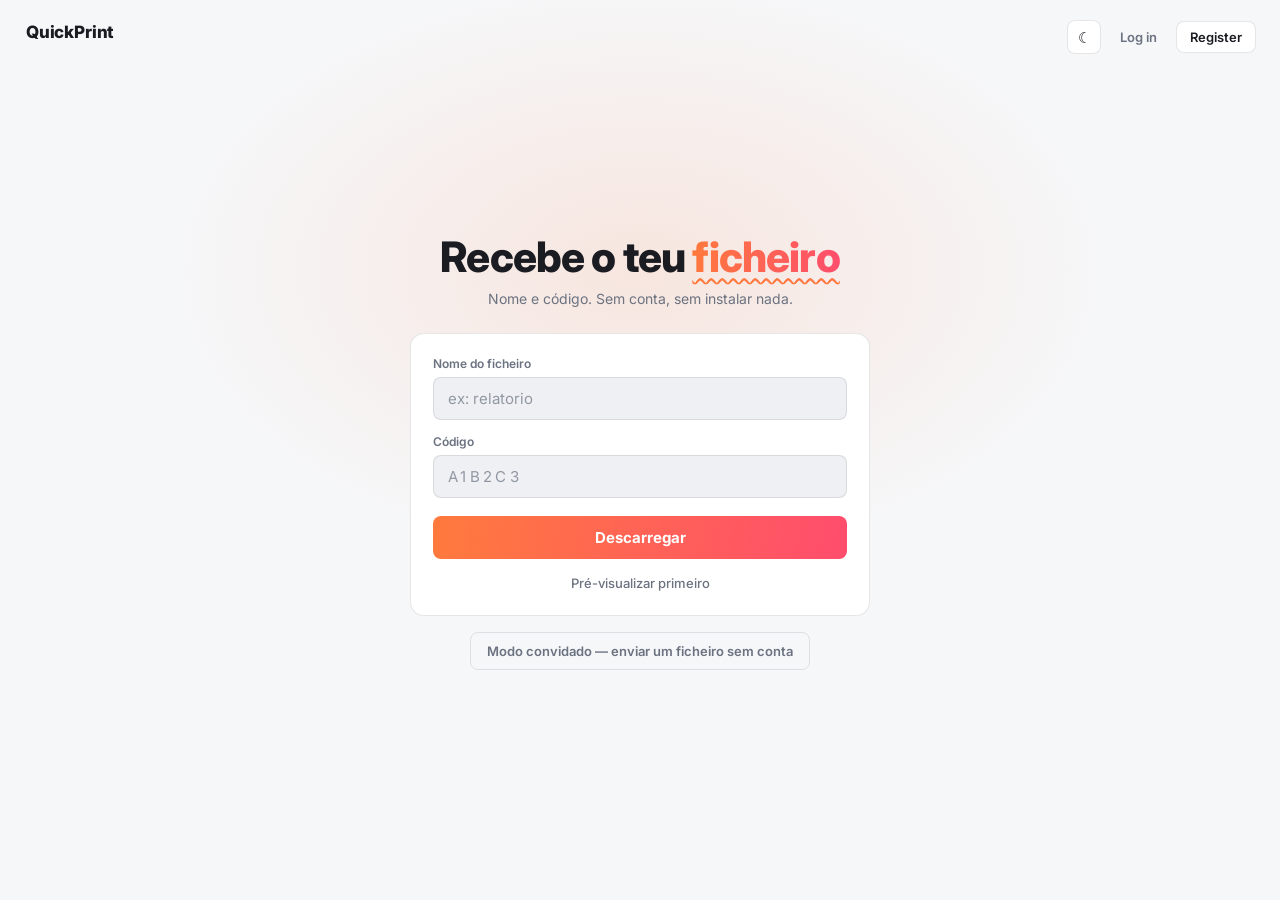
<file: src/main/resources/static/index.html>
<!DOCTYPE html>
<html lang="pt">
<head>
  <meta charset="UTF-8">
  <meta name="viewport" content="width=device-width, initial-scale=1.0">
  <title>QuickPrint — Receber ficheiro</title>
  <link rel="preconnect" href="https://fonts.googleapis.com">
  <link rel="preconnect" href="https://fonts.gstatic.com" crossorigin>
  <link href="https://fonts.googleapis.com/css2?family=Inter:wght@400;500;600;700;800&display=swap" rel="stylesheet">
  <link rel="stylesheet" href="css/styles.css">
  <script src="js/theme.js"></script>
</head>
<body class="receive-page">

  <span class="rp-wordmark">QuickPrint</span>
  <nav class="rp-nav">
    <button type="button" class="rp-theme-toggle" data-theme-toggle></button>
    <a href="login.html">Log in</a>
    <a class="rp-register" href="signup.html">Register</a>
  </nav>

  <main class="rp-hero">
    <h1 class="rp-title">Recebe o teu <span class="rp-accent">ficheiro</span></h1>
    <p class="rp-lead">Nome e código. Sem conta, sem instalar nada.</p>

    <form id="receive-form" class="rp-card" novalidate>
      <div class="rp-fields">
        <label class="rp-field rp-field--name">
          <span class="rp-field-label">Nome do ficheiro</span>
          <input id="nickname" type="text" autocomplete="off" spellcheck="false"
                 placeholder="ex: relatorio" required>
        </label>

        <label class="rp-field rp-field--code">
          <span class="rp-field-label">Código</span>
          <input id="code" type="text" autocomplete="off" spellcheck="false"
                 maxlength="6" class="rp-code" placeholder="A1B2C3" required>
        </label>
      </div>

      <p id="receive-error" class="rp-error" hidden></p>

      <button id="download-btn" class="rp-btn" type="submit">Descarregar</button>
      <button id="preview-btn" class="rp-ghost" type="button">Pré-visualizar primeiro</button>
    </form>

    <button id="guest-toggle" class="rp-guest-toggle" type="button">
      Modo convidado — enviar um ficheiro sem conta
    </button>

    <section id="guest-panel" class="rp-card rp-guest" hidden>
      <p class="rp-guest-hint">Envia uma imagem ou PDF. Uso único · expira em 24h.</p>

      <input id="guest-file" type="file" accept="image/*,.pdf" hidden>
      <button id="guest-pick" class="rp-btn" type="button">Escolher ficheiro</button>
      <p id="guest-filename" class="rp-guest-filename" hidden></p>
      <button id="guest-send" class="rp-btn" type="button" hidden>Enviar</button>

      <p id="guest-error" class="rp-error" hidden></p>

      <div id="guest-result" hidden>
        <p class="rp-guest-hint">Entrega estes dois dados a quem vai receber:</p>
        <div class="rp-guest-row">
          <span class="rp-guest-label">Nome</span>
          <code id="guest-nickname" class="rp-guest-value"></code>
          <button class="rp-copy" type="button" data-copy="guest-nickname">Copiar</button>
        </div>
        <div class="rp-guest-row">
          <span class="rp-guest-label">Código</span>
          <code id="guest-code" class="rp-guest-value"></code>
          <button class="rp-copy" type="button" data-copy="guest-code">Copiar</button>
        </div>
      </div>

      <button id="guest-back" class="rp-ghost" type="button">← Voltar a receber</button>
    </section>
  </main>

  <script src="js/guest.js"></script>
  <script src="js/receive.js"></script>
</body>
</html>
</file>
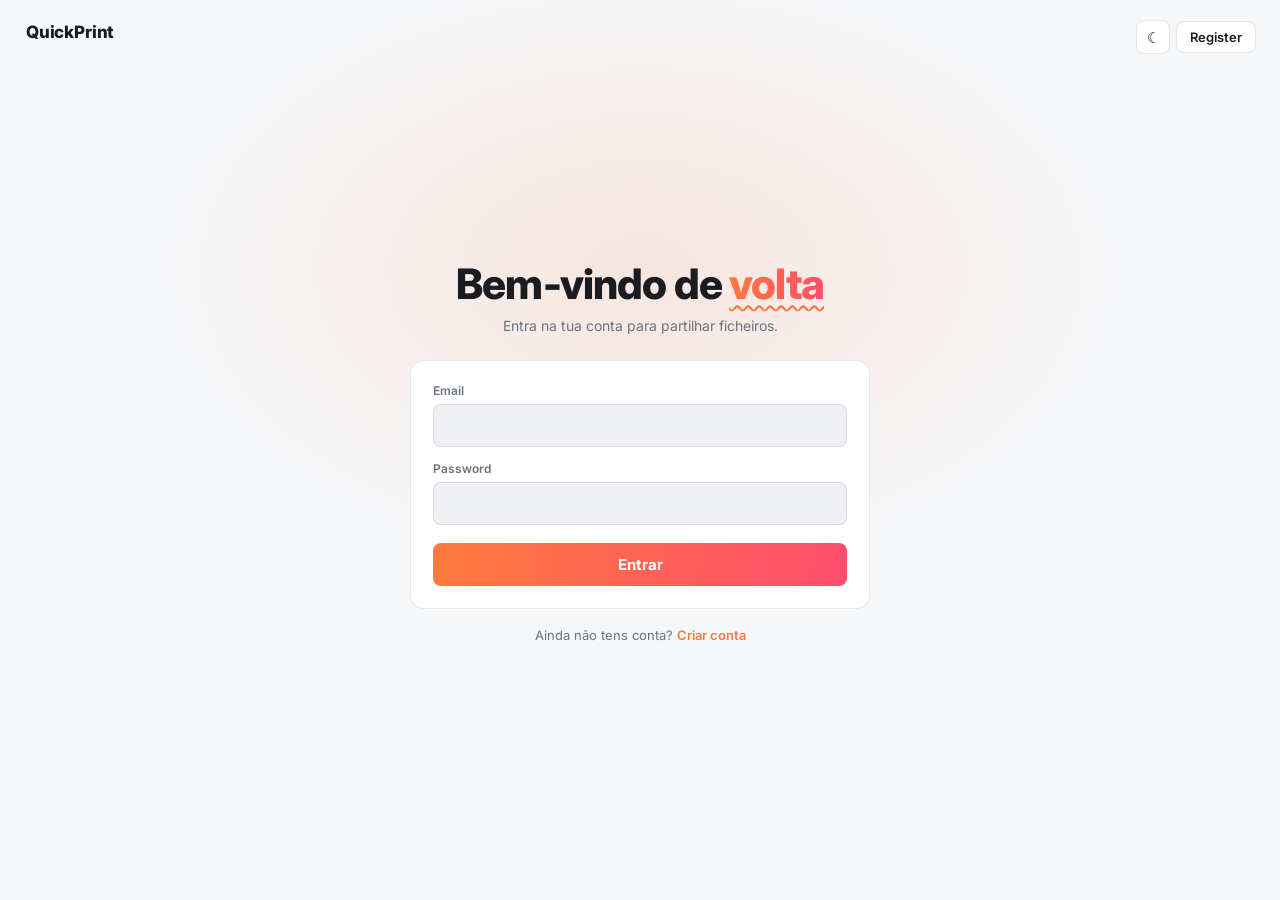
<file: src/main/resources/static/login.html>
<!DOCTYPE html>
<html lang="pt">
<head>
  <meta charset="UTF-8">
  <meta name="viewport" content="width=device-width, initial-scale=1.0">
  <title>QuickPrint — Log in</title>
  <link rel="preconnect" href="https://fonts.googleapis.com">
  <link rel="preconnect" href="https://fonts.gstatic.com" crossorigin>
  <link href="https://fonts.googleapis.com/css2?family=Inter:wght@400;500;600;700;800&display=swap" rel="stylesheet">
  <link rel="stylesheet" href="css/styles.css">
  <script src="js/theme.js"></script>
</head>
<body class="receive-page">

  <a class="rp-wordmark" href="index.html">QuickPrint</a>
  <nav class="rp-nav">
    <button type="button" class="rp-theme-toggle" data-theme-toggle></button>
    <a class="rp-register" href="signup.html">Register</a>
  </nav>

  <main class="rp-hero">
    <h1 class="rp-title">Bem-vindo de <span class="rp-accent">volta</span></h1>
    <p class="rp-lead">Entra na tua conta para partilhar ficheiros.</p>

    <form id="login-form" class="rp-card" novalidate>
      <div class="rp-fields">
        <label class="rp-field">
          <span class="rp-field-label">Email</span>
          <input type="email" name="email" autocomplete="email" required>
        </label>
        <label class="rp-field">
          <span class="rp-field-label">Password</span>
          <input type="password" name="password" autocomplete="current-password" required>
        </label>
      </div>

      <p id="login-error" class="rp-error" hidden></p>

      <button class="rp-btn" type="submit">Entrar</button>
    </form>

    <p class="rp-alt">Ainda não tens conta? <a href="signup.html">Criar conta</a></p>
  </main>

  <script src="js/csrf.js"></script>
  <script src="js/login.js"></script>
</body>
</html>
</file>
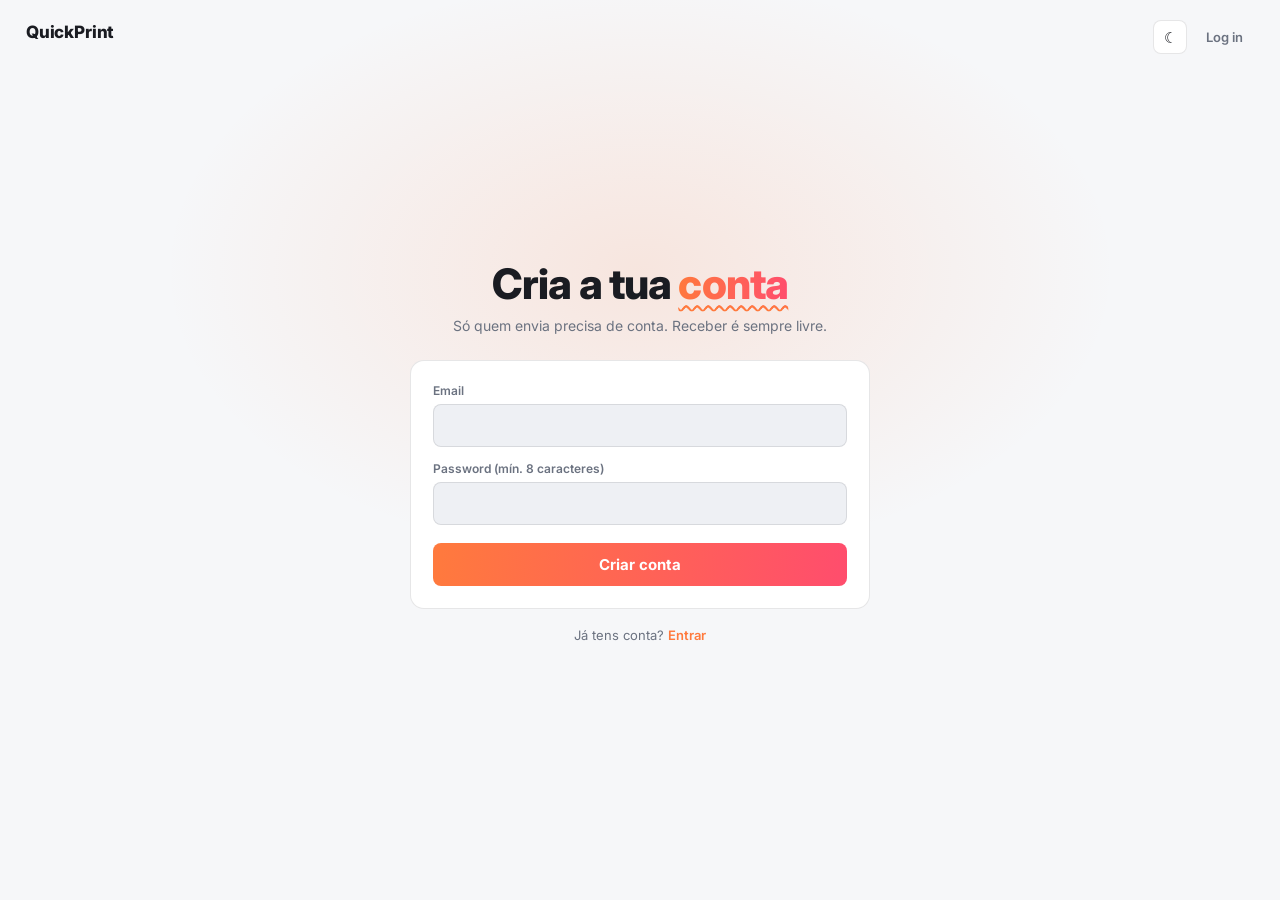
<file: src/main/resources/static/signup.html>
<!DOCTYPE html>
<html lang="pt">
<head>
  <meta charset="UTF-8">
  <meta name="viewport" content="width=device-width, initial-scale=1.0">
  <title>QuickPrint — Criar conta</title>
  <link rel="preconnect" href="https://fonts.googleapis.com">
  <link rel="preconnect" href="https://fonts.gstatic.com" crossorigin>
  <link href="https://fonts.googleapis.com/css2?family=Inter:wght@400;500;600;700;800&display=swap" rel="stylesheet">
  <link rel="stylesheet" href="css/styles.css">
  <script src="js/theme.js"></script>
</head>
<body class="receive-page">

  <a class="rp-wordmark" href="index.html">QuickPrint</a>
  <nav class="rp-nav">
    <button type="button" class="rp-theme-toggle" data-theme-toggle></button>
    <a href="login.html">Log in</a>
  </nav>

  <main class="rp-hero">
    <h1 class="rp-title">Cria a tua <span class="rp-accent">conta</span></h1>
    <p class="rp-lead">Só quem envia precisa de conta. Receber é sempre livre.</p>

    <form id="signup-form" class="rp-card" novalidate>
      <div class="rp-fields">
        <label class="rp-field">
          <span class="rp-field-label">Email</span>
          <input type="email" name="email" autocomplete="email" required>
        </label>
        <label class="rp-field">
          <span class="rp-field-label">Password (mín. 8 caracteres)</span>
          <input type="password" name="password" autocomplete="new-password" minlength="8" required>
        </label>
      </div>

      <p id="signup-error" class="rp-error" hidden></p>

      <button class="rp-btn" type="submit">Criar conta</button>
    </form>

    <p class="rp-alt">Já tens conta? <a href="login.html">Entrar</a></p>
  </main>

  <script src="js/csrf.js"></script>
  <script src="js/signup.js"></script>
</body>
</html>
</file>
<file: src/main/resources/static/css/styles.css>
/* ==========================================================================
   QuickPrint — design tokens (from Tomás' prototype)
   ========================================================================== */

:root {
  /* legacy names kept, now pointing at the shared theme tokens below so the
     dashboard adopts the light/dark theme without rewriting its rules */
  --bg: var(--surface-bg);
  --bg-sidebar: var(--surface-panel);
  --cream: var(--text);              /* was the cream accent → now primary text */
  --cream-dim: var(--text-muted);
  --ink-on-cream: var(--surface-bg); /* text on a solid (light-on-dark) pill */
  --hairline: var(--line);

  --radius-pill: 999px;
  --sidebar-w: 240px;

  --font: "Inter", "Segoe UI", system-ui, -apple-system, sans-serif;
}

/* ==========================================================================
   Theme tokens — light default + dark (system preference or manual toggle).
   Consumed by the new pages (receive, and later login/dashboard).
   Accent stays the same in both themes; only surfaces/text/danger switch.
   ========================================================================== */
:root {
  --surface-bg: #f6f7f9;
  --surface-panel: #ffffff;
  --surface-input: #eef0f4;
  --line: rgba(15, 17, 21, 0.10);
  --text: #1a1c22;
  --text-muted: #6b7280;
  --glow: rgba(255, 122, 61, 0.14);
  --danger: #dc2626;

  --accent-grad: linear-gradient(95deg, #ff7a3d 0%, #ff4d6d 100%);
  --accent-ring: #ff6a4d;
  --accent-line: #ff7a3d;
}

/* dark when the OS asks for it — unless the user forced light */
@media (prefers-color-scheme: dark) {
  :root:not([data-theme="light"]) {
    --surface-bg: #17181c;
    --surface-panel: #23252b;
    --surface-input: #16171b;
    --line: rgba(255, 255, 255, 0.09);
    --text: #eceef3;
    --text-muted: #8a8f9c;
    --glow: rgba(255, 122, 61, 0.16);
    --danger: #f87171;
  }
}

/* dark when the user forces it (wins over system) */
:root[data-theme="dark"] {
  --surface-bg: #17181c;
  --surface-panel: #23252b;
  --surface-input: #16171b;
  --line: rgba(255, 255, 255, 0.09);
  --text: #eceef3;
  --text-muted: #8a8f9c;
  --glow: rgba(255, 122, 61, 0.16);
  --danger: #f87171;
}

* {
  box-sizing: border-box;
  margin: 0;
  padding: 0;
}

/* the hidden attribute must always win, even over display classes like
   .rp-card { display: flex } — without this, "hidden" panels stay visible */
[hidden] {
  display: none !important;
}

body {
  min-height: 100vh;
  background: var(--bg);
  color: var(--cream);
  font-family: var(--font);
  display: flex;
}

/* --------------------------------------------------------------------------
   Sidebar
   -------------------------------------------------------------------------- */

.sidebar {
  width: var(--sidebar-w);
  flex-shrink: 0;
  background: var(--bg-sidebar);
  border-right: 1px solid var(--hairline);
  padding: 28px 18px;
  display: flex;
  flex-direction: column;
  gap: 26px;
}

.logo {
  color: var(--cream);
  display: inline-flex;
  align-self: center;
}

/* receive-a-file widget living in the dashboard sidebar (uses receive.js) */
.side-receive {
  display: flex;
  flex-direction: column;
  gap: 12px;
}

.side-receive-title {
  font-size: 13px;
  font-weight: 700;
  letter-spacing: 0.01em;
  color: var(--text);
}

.side-field {
  display: flex;
  flex-direction: column;
  gap: 5px;
}

.side-field-label {
  font-size: 11px;
  font-weight: 600;
  color: var(--text-muted);
}

.side-field input {
  width: 100%;
  background: var(--surface-input);
  border: 1px solid var(--line);
  border-radius: 8px;
  color: var(--text);
  font: inherit;
  font-size: 14px;
  padding: 9px 11px;
  outline: none;
  transition: border-color 120ms ease;
}

.side-field input::placeholder {
  color: var(--text-muted);
  opacity: 0.6;
}

.side-field input:focus {
  border-color: var(--accent-ring);
}

.side-code {
  letter-spacing: 0.18em;
  text-transform: uppercase;
  font-weight: 600;
}

.side-error {
  color: var(--danger);
  font-size: 12px;
}

.side-btn {
  margin-top: 2px;
  padding: 10px 0;
  border: none;
  border-radius: 8px;
  background: var(--accent-grad);
  color: #fff;
  font: inherit;
  font-size: 14px;
  font-weight: 700;
  cursor: pointer;
  transition: opacity 120ms ease;
}

.side-btn:hover {
  opacity: 0.92;
}

.side-ghost {
  background: none;
  border: none;
  color: var(--text-muted);
  font: inherit;
  font-size: 12px;
  font-weight: 500;
  cursor: pointer;
  padding: 2px;
}

.side-ghost:hover {
  color: var(--text);
}

.side-btn:focus-visible,
.side-ghost:focus-visible,
.side-field input:focus-visible {
  outline: 2px solid var(--accent-ring);
  outline-offset: 2px;
}

/* --------------------------------------------------------------------------
   Main column
   -------------------------------------------------------------------------- */

.main {
  flex: 1;
  min-width: 0;
  padding: 28px 40px 40px;
}

/* --------------------------------------------------------------------------
   Pills (shared by buttons, search, select)
   -------------------------------------------------------------------------- */

.pill {
  display: inline-flex;
  align-items: center;
  gap: 8px;
  border-radius: var(--radius-pill);
  font-family: var(--font);
  font-size: 15px;
  font-weight: 700;
  letter-spacing: 0.04em;
  padding: 9px 22px;
  border: 2px solid var(--cream);
  cursor: pointer;
  text-decoration: none;
  transition: transform 120ms ease, opacity 120ms ease;
}

.pill--solid {
  background: var(--cream);
  color: var(--ink-on-cream);
}

.pill--outline {
  background: transparent;
  color: var(--cream);
}

.pill--danger {
  background: #e5484d;
  color: #fff;
  border-color: transparent;
}

.pill:hover {
  opacity: 0.9;
}

.pill:active {
  transform: scale(0.97);
}

.pill:focus-visible,
.view-btn:focus-visible,
.select-circle:focus-visible {
  outline: 2px solid var(--cream);
  outline-offset: 3px;
}

/* --------------------------------------------------------------------------
   Topbar: search + auth
   -------------------------------------------------------------------------- */

.topbar {
  display: flex;
  align-items: center;
  justify-content: space-between;
  gap: 16px;
  margin-bottom: 28px;
}

.search {
  width: min(300px, 100%);
  padding: 9px 16px;
  cursor: text;
}

.search input {
  background: none;
  border: none;
  outline: none;
  color: var(--cream);
  font: inherit;
  width: 100%;
}

.search input::placeholder {
  color: var(--cream-dim);
  font-weight: 700;
  letter-spacing: 0.04em;
}

.top-right {
  display: flex;
  align-items: center;
  gap: 14px;
}

.auth-actions {
  display: flex;
  gap: 14px;
}

/* --------------------------------------------------------------------------
   Add file + toolbar
   -------------------------------------------------------------------------- */

.add-file {
  margin-bottom: 56px;
}

/* primary call-to-action gets the orange accent; other pills stay neutral */
#add-file {
  background: var(--accent-grad);
  color: #fff;
  border-color: transparent;
}

.toolbar {
  display: flex;
  align-items: center;
  justify-content: space-between;
  gap: 16px;
  margin-bottom: 18px;
}

.filters {
  display: flex;
  gap: 14px;
}

.select-wrap select {
  appearance: none;
  -webkit-appearance: none;
}

#filter-type,
#sort-date {
  font-size: 14px;
  padding: 6px 18px;
}

.view-toggle {
  font-size: 15px;
  letter-spacing: 0.04em;
}

.view-btn {
  background: none;
  border: none;
  color: var(--cream-dim);
  font: inherit;
  font-weight: 400;
  cursor: pointer;
  padding: 4px 2px;
}

.view-btn.is-active {
  color: var(--cream);
  font-weight: 700;
}

.view-sep {
  color: var(--cream-dim);
}

/* --------------------------------------------------------------------------
   Selection circles
   -------------------------------------------------------------------------- */

.select-circle {
  width: 22px;
  height: 22px;
  flex-shrink: 0;
  border-radius: 50%;
  border: 2px solid var(--cream);
  background: transparent;
  cursor: pointer;
  transition: background 120ms ease;
}

.select-circle.is-selected {
  background: var(--cream);
}

.select-row {
  display: flex;
  align-items: center;
  gap: 12px;
  margin-bottom: 14px;
}

/* --------------------------------------------------------------------------
   File collection — list mode
   -------------------------------------------------------------------------- */

.files {
  list-style: none;
}

.files--list .file {
  display: flex;
  align-items: center;
  gap: 16px;
  padding: 13px 4px;
  border-bottom: 1px solid var(--hairline);
}

.file-name {
  font-weight: 600;
  overflow: hidden;
  text-overflow: ellipsis;
  white-space: nowrap;
}

.file-meta {
  margin-left: auto;
  display: flex;
  gap: 24px;
  color: var(--cream-dim);
  font-size: 13px;
  white-space: nowrap;
}

/* --------------------------------------------------------------------------
   File collection — grid mode
   -------------------------------------------------------------------------- */

.files--grid {
  display: grid;
  grid-template-columns: repeat(auto-fill, minmax(190px, 1fr));
  gap: 18px;
}

.files--grid .file {
  border: 1px solid var(--hairline);
  border-radius: 14px;
  padding: 18px 16px;
  display: flex;
  flex-direction: column;
  align-items: center;
  text-align: center;
  gap: 10px;
}

.files--grid .select-circle {
  align-self: flex-start;
}

/* --------------------------------------------------------------------------
   Empty state
   -------------------------------------------------------------------------- */

.empty-state {
  text-align: center;
  color: var(--cream-dim);
  margin-top: 72px;
  font-size: 16px;
}

/* --------------------------------------------------------------------------
   Form fields — shared by the dashboard upload dialog
   -------------------------------------------------------------------------- */

.field {
  display: flex;
  flex-direction: column;
  gap: 7px;
}

.field-label {
  font-size: 12px;
  font-weight: 700;
  letter-spacing: 0.08em;
  color: var(--cream-dim);
  padding-left: 18px;
}

.field input {
  border: 2px solid var(--cream);
  border-radius: var(--radius-pill);
  background: transparent;
  color: var(--cream);
  font: inherit;
  font-size: 15px;
  padding: 10px 18px;
  outline: none;
}

.field input:focus-visible {
  outline: 2px solid var(--cream);
  outline-offset: 3px;
}

.form-error {
  color: var(--danger);
  font-size: 14px;
  text-align: center;
}

/* ==========================================================================
   Receiving page (index.html) + auth pages — dark/light, compact front door
   (bypass.city look). Scoped to .receive-page.
   ========================================================================== */
.receive-page {
  --rp-panel: var(--surface-panel);
  --rp-input: var(--surface-input);
  --rp-border: var(--line);
  --rp-text: var(--text);
  --rp-muted: var(--text-muted);
  --rp-grad: var(--accent-grad);

  min-height: 100vh;
  align-items: center;
  justify-content: center;
  padding: 40px 20px;
  background:
    radial-gradient(680px 420px at 50% 30%, var(--glow), transparent 70%),
    var(--surface-bg);
  color: var(--rp-text);
  font-family: "Inter", var(--font);
}

.rp-wordmark {
  position: absolute;
  top: 22px;
  left: 26px;
  font-weight: 800;
  font-size: 17px;
  letter-spacing: -0.01em;
  color: var(--rp-text);
  text-decoration: none;
}

/* "already have an account?" line under the auth card */
.rp-alt {
  margin-top: 18px;
  font-size: 13px;
  color: var(--rp-muted);
}

.rp-alt a {
  color: var(--accent-line);
  font-weight: 600;
  text-decoration: none;
}

.rp-alt a:hover {
  text-decoration: underline;
}

.rp-nav {
  position: absolute;
  top: 20px;
  right: 24px;
  display: flex;
  align-items: center;
  gap: 6px;
  font-size: 13px;
  font-weight: 600;
}

.rp-nav a {
  color: var(--rp-muted);
  text-decoration: none;
  padding: 7px 13px;
  border-radius: 8px;
}

.rp-nav a:hover {
  color: var(--rp-text);
}

.rp-register {
  color: var(--rp-text) !important;
  background: var(--rp-panel);
  border: 1px solid var(--rp-border);
}

.rp-hero {
  width: 100%;
  max-width: 460px;
  display: flex;
  flex-direction: column;
  align-items: center;
  text-align: center;
}

.rp-title {
  font-size: clamp(30px, 4vw, 42px);
  font-weight: 800;
  letter-spacing: -0.02em;
  margin-bottom: 8px;
}

.rp-accent {
  background: var(--rp-grad);
  -webkit-background-clip: text;
  background-clip: text;
  color: transparent;
  text-decoration: underline wavy var(--accent-line);
  text-underline-offset: 6px;
  text-decoration-thickness: 2px;
}

.rp-lead {
  font-size: 14px;
  color: var(--rp-muted);
  margin-bottom: 26px;
}

/* the card: dark panel with a subtle border, like bypass.city's input block */
.rp-card {
  width: 100%;
  display: flex;
  flex-direction: column;
  gap: 14px;
  padding: 22px;
  background: var(--rp-panel);
  border: 1px solid var(--rp-border);
  border-radius: 14px;
  text-align: left;
}

/* name + code stacked, one below the other */
.rp-fields {
  display: flex;
  flex-direction: column;
  gap: 14px;
}

.rp-field {
  display: flex;
  flex-direction: column;
  gap: 6px;
}

.rp-field-label {
  font-size: 12px;
  font-weight: 600;
  color: var(--rp-muted);
}

.rp-field input {
  width: 100%;
  background: var(--rp-input);
  border: 1px solid var(--rp-border);
  border-radius: 8px;
  color: var(--rp-text);
  font: inherit;
  font-size: 15px;
  padding: 11px 14px;
  outline: none;
  transition: border-color 120ms ease;
}

.rp-field input::placeholder {
  color: var(--rp-muted);
  opacity: 0.7;
}

.rp-field input:focus {
  border-color: var(--accent-ring);
}

.rp-code {
  letter-spacing: 0.22em;
  text-transform: uppercase;
  font-weight: 600;
}

.rp-error {
  color: var(--danger);
  font-size: 13px;
  margin: -2px 0 0;
}

.rp-btn {
  margin-top: 4px;
  padding: 12px 0;
  border: none;
  border-radius: 8px;
  background: var(--rp-grad);
  color: #fff;
  font: inherit;
  font-size: 15px;
  font-weight: 700;
  cursor: pointer;
  transition: opacity 120ms ease, transform 120ms ease;
}

.rp-btn:hover {
  opacity: 0.92;
}

.rp-btn:active {
  transform: scale(0.99);
}

.rp-ghost {
  background: none;
  border: none;
  color: var(--rp-muted);
  font: inherit;
  font-size: 13px;
  font-weight: 500;
  cursor: pointer;
  padding: 2px;
}

.rp-ghost:hover {
  color: var(--rp-text);
}

/* guest mode: toggle under the receive card, and the send panel */
.rp-guest-toggle {
  margin-top: 16px;
  background: none;
  border: 1px solid var(--line);
  border-radius: 8px;
  padding: 10px 16px;
  color: var(--text-muted);
  font: inherit;
  font-size: 13px;
  font-weight: 600;
  cursor: pointer;
}

.rp-guest-toggle:hover {
  color: var(--text);
  border-color: var(--accent-ring);
}

.rp-guest {
  margin-top: 4px;
  gap: 12px;
}

.rp-guest-hint {
  font-size: 13px;
  color: var(--text-muted);
}

.rp-guest-filename {
  font-size: 13px;
  color: var(--text);
  overflow: hidden;
  text-overflow: ellipsis;
  white-space: nowrap;
}

.rp-guest-row {
  display: flex;
  align-items: center;
  gap: 10px;
}

.rp-guest-row + .rp-guest-row {
  margin-top: 10px;
}

.rp-guest-label {
  font-size: 12px;
  font-weight: 600;
  color: var(--text-muted);
  width: 52px;
}

.rp-guest-value {
  flex: 1;
  font-family: ui-monospace, "Cascadia Mono", Consolas, monospace;
  font-size: 15px;
  font-weight: 700;
  letter-spacing: 0.08em;
  background: var(--surface-input);
  border: 1px solid var(--line);
  border-radius: 8px;
  padding: 8px 12px;
}

.rp-copy {
  background: none;
  border: 1px solid var(--line);
  border-radius: 8px;
  padding: 8px 12px;
  color: var(--text-muted);
  font: inherit;
  font-size: 12px;
  font-weight: 600;
  cursor: pointer;
}

.rp-copy:hover {
  color: var(--text);
  border-color: var(--accent-ring);
}

.rp-guest-toggle:focus-visible,
.rp-copy:focus-visible {
  outline: 2px solid var(--accent-ring);
  outline-offset: 2px;
}

.rp-btn:focus-visible,
.rp-ghost:focus-visible,
.rp-field input:focus-visible,
.rp-nav a:focus-visible,
.rp-theme-toggle:focus-visible {
  outline: 2px solid var(--accent-ring);
  outline-offset: 2px;
}

/* light/dark toggle button in the header */
.rp-theme-toggle {
  display: inline-flex;
  align-items: center;
  justify-content: center;
  width: 34px;
  height: 34px;
  border-radius: 8px;
  border: 1px solid var(--line);
  background: var(--surface-panel);
  color: var(--text);
  font-size: 15px;
  line-height: 1;
  cursor: pointer;
}

.rp-theme-toggle:hover {
  border-color: var(--accent-ring);
}

/* --------------------------------------------------------------------------
   Row details: nickname, date/size, rolling code + timer ring
   -------------------------------------------------------------------------- */

.file-nick {
  color: var(--cream-dim);
  font-weight: 400;
}

/* clickable file names/cards open a preview */
.openable {
  cursor: pointer;
}

.openable:hover {
  text-decoration: underline;
}

.card-icon.openable:hover {
  text-decoration: none;
  opacity: 0.8;
}

.openable:focus-visible {
  outline: 2px solid var(--cream);
  outline-offset: 3px;
  border-radius: 4px;
}

/* remove-file button */
.delete-btn {
  background: none;
  border: none;
  cursor: pointer;
  color: var(--cream-dim);
  padding: 5px;
  display: inline-flex;
  border-radius: 6px;
  transition: color 120ms ease, background 120ms ease;
}

.delete-btn:hover {
  color: #f0a08c;
  background: rgba(240, 160, 140, 0.12);
}

.delete-btn:focus-visible {
  outline: 2px solid var(--cream);
  outline-offset: 2px;
}

.files--grid .file {
  position: relative;
}

.files--grid .delete-btn {
  position: absolute;
  top: 12px;
  right: 12px;
}

/* fixed-width columns so date/size/uses/code line up across every row */
.row-date,
.row-size,
.row-uses,
.row-code {
  text-align: right;
  flex-shrink: 0;
}

.row-date {
  width: 84px;
  color: var(--cream-dim);
}

.row-size {
  width: 60px;
  color: var(--cream-dim);
}

.row-uses {
  width: 32px;
  font-weight: 700;
  color: var(--cream);
}

.row-code {
  width: 92px;
  font-family: ui-monospace, "Cascadia Mono", Consolas, monospace;
  font-weight: 700;
  letter-spacing: 0.14em;
  color: var(--cream);
}

/* Google-Authenticator-style countdown ring */
.ring-wrap {
  display: inline-flex;
}

.ring {
  width: 24px;
  height: 24px;
  transform: rotate(-90deg); /* start the sweep at 12 o'clock */
}

.ring-track {
  fill: none;
  stroke: var(--hairline);
  stroke-width: 3;
}

.ring-progress {
  fill: none;
  stroke: var(--accent-line);
  stroke-width: 3;
  stroke-linecap: round;
  stroke-dasharray: 94.25; /* 2·π·15 */
  transition: stroke-dashoffset 0.25s linear;
}

/* grid card: icon + nickname + code + ring */
.card-icon {
  color: var(--cream);
}

.card-nick {
  font-weight: 700;
  overflow: hidden;
  text-overflow: ellipsis;
  white-space: nowrap;
  max-width: 100%;
}

.card-code-row {
  display: flex;
  align-items: center;
  gap: 10px;
}

/* usage-limit preset buttons in the upload dialog */
.limit-options {
  display: flex;
  gap: 12px;
  margin-bottom: 22px;
}

.limit-options .limit-btn {
  flex: 1;
  justify-content: center;
  font-size: 16px;
  padding: 9px 0;
}

.share-dialog {
  margin: auto;
  width: min(400px, 92vw);
  background: var(--bg);
  color: var(--cream);
  border: 2px solid var(--cream);
  border-radius: 20px;
  padding: 28px 30px;
}

.share-dialog::backdrop {
  background: rgba(0, 0, 0, 0.55);
}

.share-file {
  font-size: 16px;
  font-weight: 700;
  margin-bottom: 4px;
  overflow: hidden;
  text-overflow: ellipsis;
  white-space: nowrap;
}

.share-hint {
  font-size: 13px;
  color: var(--cream-dim);
  margin-bottom: 20px;
}

.share-dialog .field {
  margin-bottom: 16px;
}

.share-dialog .field-label {
  padding-left: 18px;
}

.share-dialog .form-error {
  margin-bottom: 14px;
}

.dialog-actions {
  display: flex;
  justify-content: flex-end;
  gap: 12px;
}

/* --------------------------------------------------------------------------
   Responsive + accessibility
   -------------------------------------------------------------------------- */

@media (max-width: 640px) {
  :root {
    --sidebar-w: 60px;
  }

  /* no room for the receive form in a 60px rail — fall back to the header link */
  .side-receive {
    display: none;
  }

  .sidebar {
    padding: 20px 8px;
  }

  .main {
    padding: 20px 16px 32px;
  }

  .topbar {
    flex-wrap: wrap;
  }

  .file-meta {
    gap: 12px;
  }
}

@media (prefers-reduced-motion: reduce) {
  * {
    transition: none !important;
  }
}
</file>
